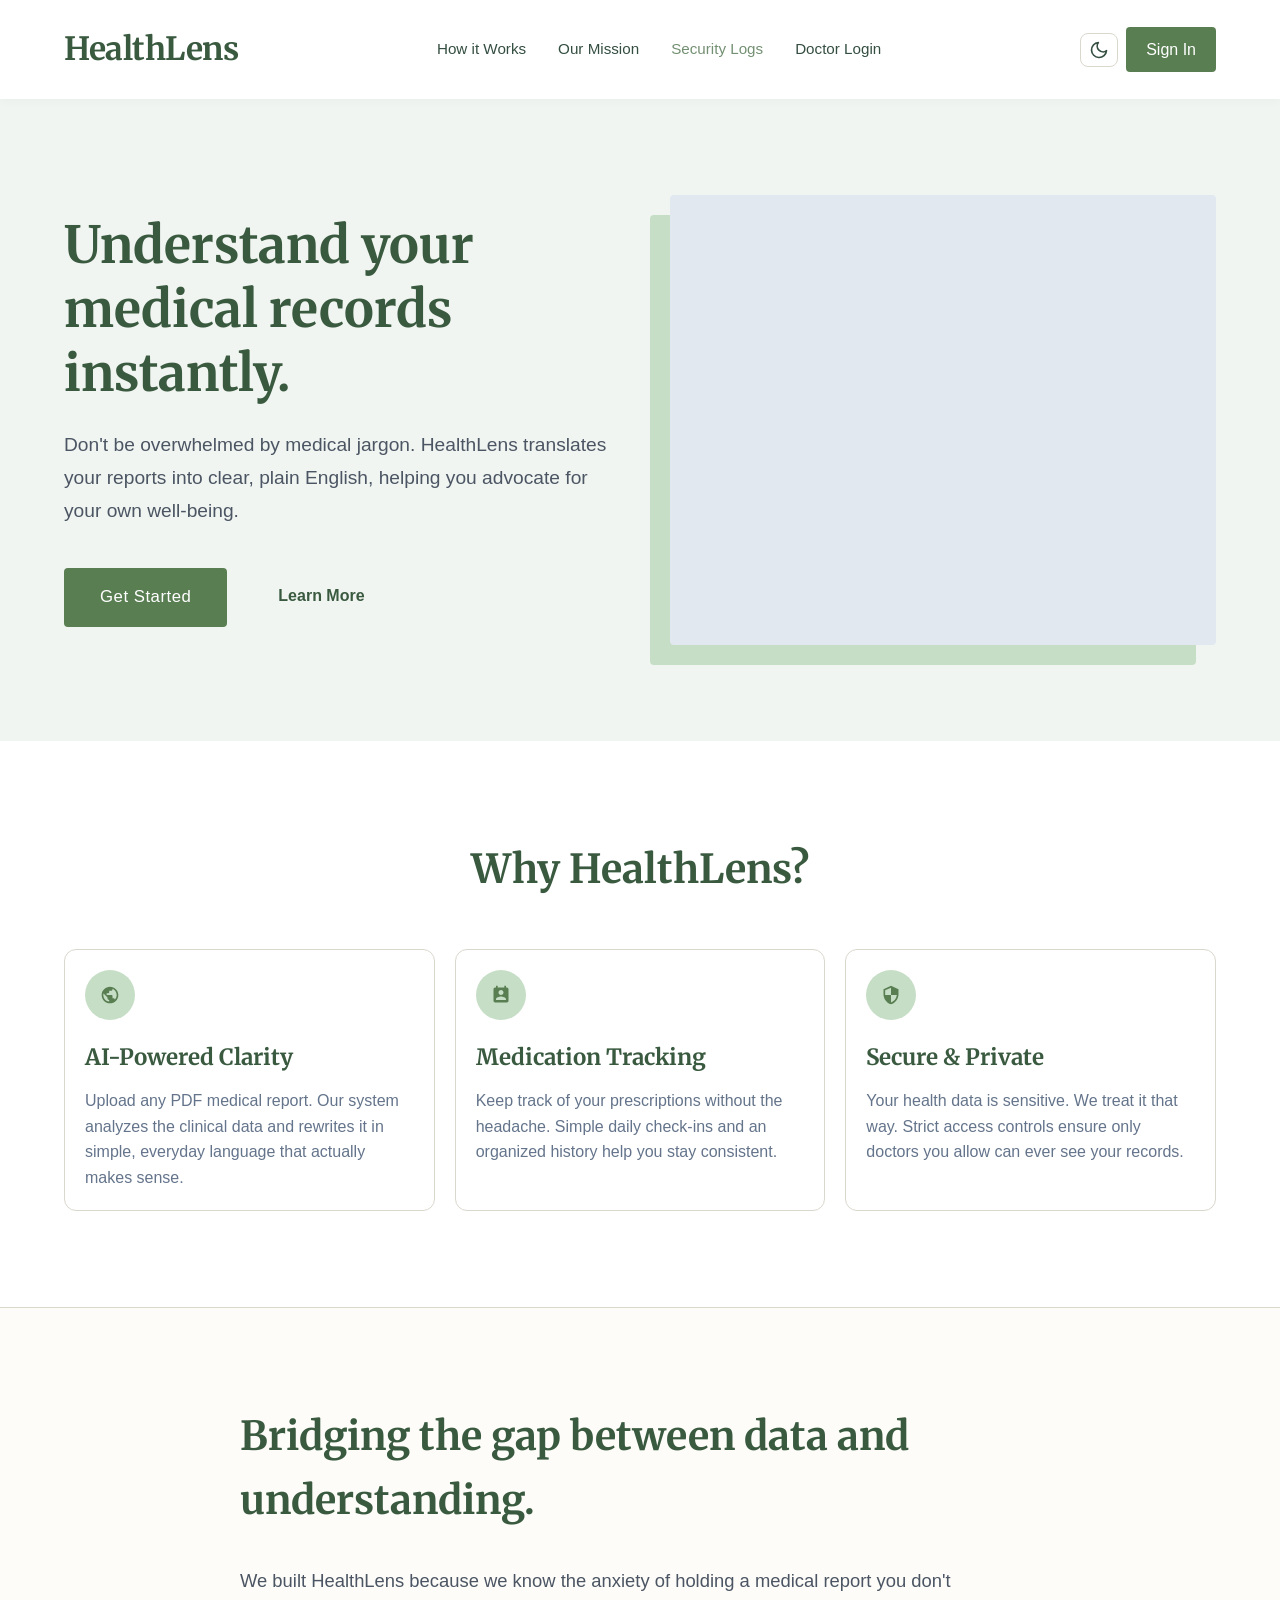
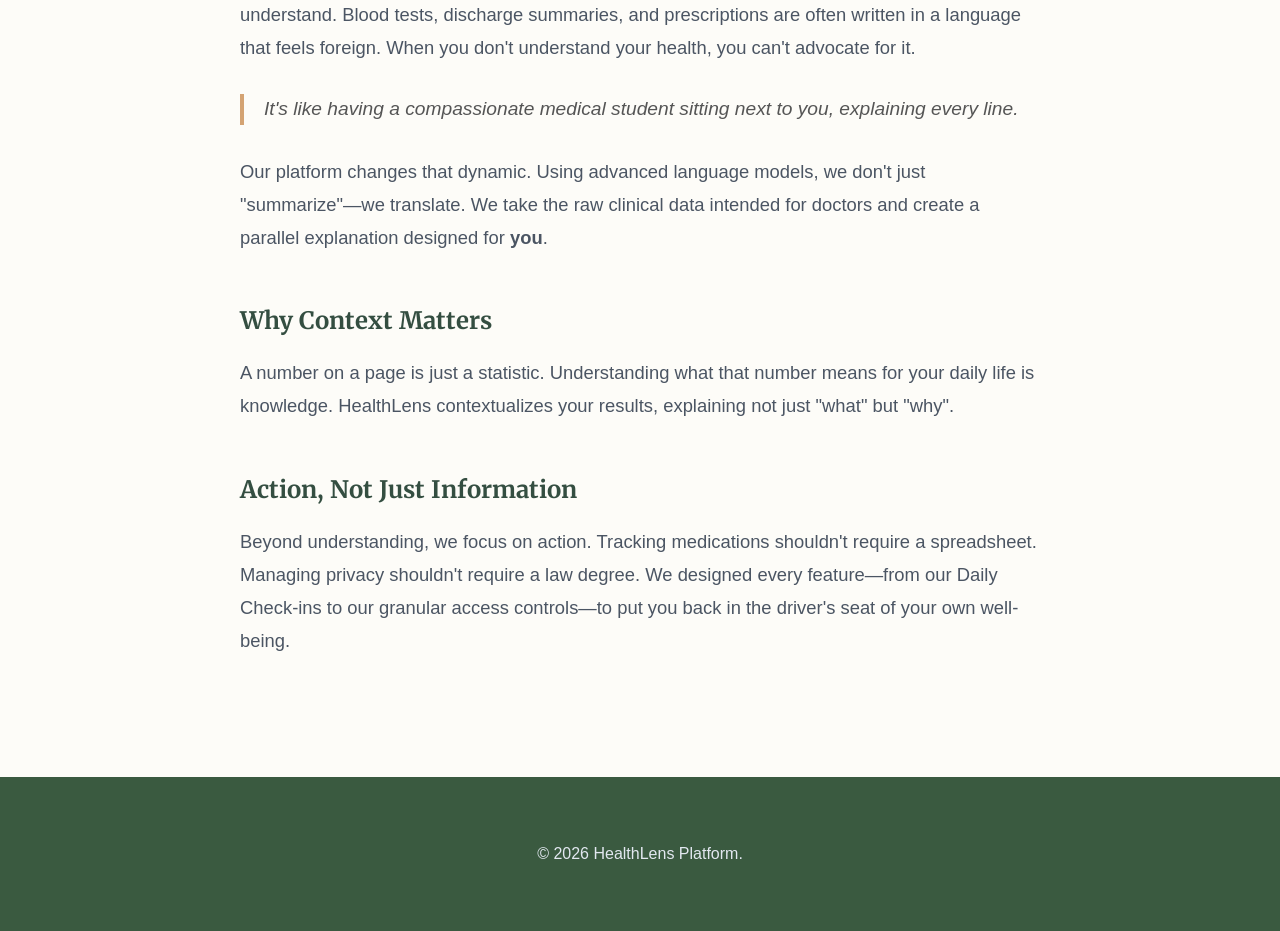
<file: public/index.html>
<!DOCTYPE html>
<html lang="en">

<head>
    <meta charset="UTF-8" />
    <meta name="viewport" content="width=device-width, initial-scale=1.0" />
    <title>HealthLens - Medical Clarity</title>
    <link rel="stylesheet" href="css/global.css" />
    <!-- Simple Favicon (No emoji) -->
    <link rel="icon"
        href="data:image/svg+xml,<svg xmlns=%22http://www.w3.org/2000/svg%22 viewBox=%220 0 100 100%22><circle cx=%2250%22 cy=%2250%22 r=%2240%22 fill=%22%23597e52%22/></svg>">
    <link rel="preconnect" href="https://fonts.googleapis.com">
    <link rel="preconnect" href="https://fonts.gstatic.com" crossorigin>
    <link
        href="https://fonts.googleapis.com/css2?family=Merriweather:ital,wght@0,300;0,400;0,700;1,300&family=Work+Sans:wght@300;400;500;600&display=swap"
        rel="stylesheet">
    <style>
        /* Landing Page Specific Overrides */
        body {
            display: block;
            /* Override flex centered body */
            background: var(--bg-card);
            min-height: 100vh;
            display: flex;
            flex-direction: column;
        }

        /* --- Navbar --- */
        nav {
            padding: 1.5rem 5%;
            display: flex;
            justify-content: space-between;
            align-items: center;
            background: var(--bg-card);
            position: sticky;
            top: 0;
            z-index: 100;
            box-shadow: 0 2px 10px rgba(0, 0, 0, 0.03);
        }

        .logo {
            font-family: 'Merriweather', serif;
            font-weight: 700;
            font-size: 2rem;
            color: var(--primary-dark);
            text-decoration: none;
            display: flex;
            align-items: center;
            gap: 10px;
            letter-spacing: -0.5px;
        }

        .nav-links {
            display: flex;
            gap: 2rem;
        }

        .nav-links a {
            color: var(--text-main);
            font-weight: 500;
            transition: color 0.2s;
            font-size: 0.95rem;
        }

        .nav-links a:hover {
            color: var(--primary);
        }

        /* --- Hero Section --- */
        .hero {
            background-color: var(--bg-sidebar);
            padding: 6rem 5%;
            display: flex;
            align-items: center;
            justify-content: space-between;
            gap: 60px;
        }

        .hero-text {
            flex: 1;
            max-width: 650px;
        }

        .hero h1 {
            font-family: 'Merriweather', serif;
            font-size: 3.2rem;
            line-height: 1.25;
            color: var(--primary-dark);
            margin-bottom: 1.5rem;
            font-weight: 700;
        }

        .hero p {
            font-size: 1.2rem;
            color: var(--patient-report-text);
            margin-bottom: 2.5rem;
            line-height: 1.7;
            font-weight: 400;
        }

        .hero-image {
            flex: 1;
            text-align: right;
            position: relative;
        }

        /* Abstract Medical Shape SVG if no image */
        .hero-placeholder {
            width: 100%;
            height: 450px;
            background: var(--btn-sec-bg);
            border-radius: 4px;
            /* Placeholder for a real image */
            background-image: url('https://images.unsplash.com/photo-1579684385127-1ef15d508118?ixlib=rb-1.2.1&auto=format&fit=crop&w=1200&q=80');
            background-size: cover;
            background-position: center;
            box-shadow: -20px 20px 0 var(--primary-light);
        }

        /* --- Buttons --- */
        .btn-large {
            padding: 16px 36px;
            font-size: 1.05rem;
            border-radius: 4px;
            text-decoration: none;
            display: inline-block;
            letter-spacing: 0.5px;
        }

        .learn-more {
            padding: 16px 36px;
            color: var(--primary-dark);
            font-weight: 600;
            text-decoration: none;
            border-bottom: 2px solid transparent;
            transition: all 0.2s;
        }

        .learn-more:hover {
            border-bottom-color: var(--primary-dark);
        }

        /* --- Features Section --- */
        .features {
            padding: 6rem 5%;
            background: var(--bg-card);
            text-align: center;
        }

        .features h2 {
            font-family: 'Merriweather', serif;
            color: var(--primary-dark);
            font-size: 2.5rem;
            margin-bottom: 3rem;
        }

        .grid {
            display: grid;
            grid-template-columns: repeat(auto-fit, minmax(280px, 1fr));
            gap: 20px;
            max-width: 1200px;
            margin: 0 auto;
        }

        .feature-card {
            background: var(--bg-card);
            padding: 20px;
            border-radius: 12px;
            text-align: left;
            border: 1px solid var(--border-light);
            transition: all 0.3s ease;
        }

        .feature-card:hover {
            transform: translateY(-5px);
            box-shadow: 0 10px 30px rgba(0, 0, 0, 0.05);
            border-color: var(--primary-light);
        }

        .icon {
            width: 50px;
            height: 50px;
            margin-bottom: 20px;
            display: inline-block;
            background: var(--primary-light);
            padding: 15px;
            border-radius: 50%;
            color: var(--primary);
        }

        .icon svg {
            width: 100%;
            height: 100%;
            fill: currentColor;
        }

        .feature-card h3 {
            font-family: 'Merriweather', serif;
            font-size: 1.4rem;
            margin-bottom: 12px;
            color: var(--primary-dark);
        }

        .feature-card p {
            color: var(--text-secondary);
            line-height: 1.6;
        }

        /* --- Mission / Deep Dive Section --- */
        .mission {
            padding: 6rem 5%;
            background: var(--bg-body);
            /* Warm off-white */
            border-top: 1px solid var(--border-light);
        }

        .mission-content {
            max-width: 800px;
            margin: 0 auto;
        }

        .mission h2 {
            font-family: 'Merriweather', serif;
            font-size: 2.5rem;
            color: var(--primary-dark);
            margin-bottom: 2rem;
        }

        .mission h3 {
            font-family: 'Merriweather', serif;
            font-size: 1.5rem;
            color: var(--text-main);
            margin-top: 3rem;
            margin-bottom: 1rem;
        }

        .mission p {
            font-size: 1.15rem;
            line-height: 1.8;
            color: var(--patient-report-text);
            margin-bottom: 1.5rem;
        }

        .mission-highlight {
            border-left: 4px solid var(--secondary);
            padding-left: 20px;
            margin: 30px 0;
            font-style: italic;
            color: var(--text-soft);
            font-size: 1.2rem;
        }

        /* --- Footer --- */
        footer {
            background: var(--primary-dark);
            color: #e2e8f0;
            padding: 4rem 5%;
            margin-top: auto;
            text-align: center;
        }

        footer a {
            color: var(--secondary);
            opacity: 0.9;
            transition: opacity 0.2s;
        }

        footer a:hover {
            opacity: 1;
        }

        /* --- Hamburger Menu --- */
        #menuToggle {
            display: none;
            background: none;
            border: 1px solid var(--border-light);
            border-radius: 8px;
            padding: 8px;
            color: var(--text-main);
            z-index: 101;
        }

        #menuToggle svg {
            width: 24px;
            height: 24px;
            stroke: currentColor;
        }

        @media (max-width: 768px) {
            nav {
                padding: 1rem 5%;
            }

            #menuToggle {
                display: block;
            }

            .nav-links {
                display: none;
                position: absolute;
                top: 100%;
                left: 0;
                right: 0;
                background: var(--bg-card);
                flex-direction: column;
                padding: 2rem;
                gap: 1.5rem;
                border-bottom: 1px solid var(--border-light);
                box-shadow: 0 10px 15px rgba(0, 0, 0, 0.05);
            }

            .nav-links.active {
                display: flex;
            }

            .hero {
                flex-direction: column;
                text-align: center;
                padding: 4rem 5%;
                gap: 30px;
            }

            .hero h1 {
                font-size: 2.2rem;
            }

            .hero p {
                font-size: 1.1rem;
            }

            .hero-placeholder {
                height: 300px;
            }

            .mission {
                padding: 4rem 5%;
            }

            .features h2, .mission h2 {
                font-size: 2rem;
            }
        }
    </style>
</head>

<body>


    <!-- NAV -->
    <nav>
        <a href="#" class="logo">HealthLens</a>
        <div class="nav-links">
            <a href="#how-it-works">How it Works</a>
            <a href="#mission">Our Mission</a>
            <a href="pages/audit.html" style="color:var(--text-muted);">Security Logs</a>
            <a href="login.html?role=doctor">Doctor Login</a>
        </div>
        <div style="display:flex; align-items:center; gap:8px;">
            <button id="themeToggle" style="background:none; border:1px solid var(--border-light); border-radius:8px; padding:6px 8px; cursor:pointer; display:flex; align-items:center; color:var(--text-main);"></button>
            <a href="login.html?role=patient" class="btn-primary hide-xs"
                style="padding:10px 20px; border-radius:4px; text-decoration:none;">Sign In</a>
            <button id="menuToggle">
                <svg viewBox="0 0 24 24" fill="none" stroke-width="2"><line x1="3" y1="12" x2="21" y2="12"></line><line x1="3" y1="6" x2="21" y2="6"></line><line x1="3" y1="18" x2="21" y2="18"></line></svg>
            </button>
        </div>
    </nav>

    <!-- HERO -->
    <section class="hero">
        <div class="hero-text">
            <h1>Understand your medical records instantly.</h1>
            <p>Don't be overwhelmed by medical jargon. HealthLens translates your reports into clear, plain English,
                helping you advocate for your own well-being.</p>
            <div style="display: flex; gap: 15px; align-items: center; flex-wrap: wrap;">
                <a href="login.html?role=patient" class="btn-primary btn-large">Get Started</a>
                <a href="#mission" class="learn-more">Learn More</a>
            </div>
        </div>
        <div class="hero-image">
            <div class="hero-placeholder"></div>
        </div>
    </section>

    <!-- FEATURES -->
    <section class="features" id="how-it-works">
        <h2>Why HealthLens?</h2>
        <div class="grid">
            <div class="feature-card">
                <div class="icon">
                    <svg viewBox="0 0 24 24">
                        <path
                            d="M12 2C6.48 2 2 6.48 2 12s4.48 10 10 10 10-4.48 10-10S17.52 2 12 2zm-1 17.93c-3.95-.49-7-3.85-7-7.93 0-.62.08-1.21.21-1.79L9 15v1c0 1.1.9 2 2 2v1.93zm6.9-2.54c-.26-.81-1-1.39-1.9-1.39h-1v-3c0-.55-.45-1-1-1H8v-2h2c.55 0 1-.45 1-1V7h2c1.1 0 2-.9 2-2v-.41c2.93 1.19 5 4.06 5 7.41 0 2.08-.8 3.97-2.1 5.39z" />
                    </svg>
                </div>
                <h3>AI-Powered Clarity</h3>
                <p>Upload any PDF medical report. Our system analyzes the clinical data and rewrites it in simple,
                    everyday language that actually makes sense.</p>
            </div>
            <div class="feature-card">
                <div class="icon">
                    <svg viewBox="0 0 24 24">
                        <path
                            d="M19 3h-1V1h-2v2H8V1H6v2H5c-1.11 0-2 .9-2 2v14c0 1.1.89 2 2 2h14c1.1 0 2-.9 2-2V5c0-1.1-.9-2-2-2zm-7 3c1.66 0 3 1.34 3 3s-1.34 3-3 3-3-1.34-3-3 1.34-3 3-3zm6 12H6v-1c0-2 4-3.1 6-3.1s6 1.1 6 3.1v1z" />
                    </svg>
                </div>
                <h3>Medication Tracking</h3>
                <p>Keep track of your prescriptions without the headache. Simple daily check-ins and an organized
                    history help you stay consistent.</p>
            </div>
            <div class="feature-card">
                <div class="icon">
                    <svg viewBox="0 0 24 24">
                        <path
                            d="M12 1L3 5v6c0 5.55 3.84 10.74 9 12 5.16-1.26 9-6.45 9-12V5l-9-4zm0 10.99h7c-.53 4.12-3.28 7.79-7 8.94V12H5V6.3l7-3.11v8.8z" />
                    </svg>
                </div>
                <h3>Secure & Private</h3>
                <p>Your health data is sensitive. We treat it that way. Strict access controls ensure only doctors you
                    allow can ever see your records.</p>
            </div>
        </div>
    </section>

    <!-- MISSION / DEEP DIVE -->
    <section class="mission" id="mission">
        <div class="mission-content">
            <h2>Bridging the gap between data and understanding.</h2>

            <p>We built HealthLens because we know the anxiety of holding a medical report you don't understand. Blood
                tests, discharge summaries, and prescriptions are often written in a language that feels foreign. When
                you don't understand your health, you can't advocate for it.</p>

            <div class="mission-highlight">
                It's like having a compassionate medical student sitting next to you, explaining every line.
            </div>

            <p>Our platform changes that dynamic. Using advanced language models, we don't just "summarize"—we
                translate. We take the raw clinical data intended for doctors and create a parallel explanation designed
                for <strong>you</strong>.</p>

            <h3>Why Context Matters</h3>
            <p>A number on a page is just a statistic. Understanding what that number means for your daily life is
                knowledge. HealthLens contextualizes your results, explaining not just "what" but "why".</p>

            <h3>Action, Not Just Information</h3>
            <p>Beyond understanding, we focus on action. Tracking medications shouldn't require a spreadsheet. Managing
                privacy shouldn't require a law degree. We designed every feature—from our Daily Check-ins to our
                granular access controls—to put you back in the driver's seat of your own well-being.</p>
        </div>
    </section>

    <!-- FOOTER -->
    <footer>
        <p>&copy; 2026 HealthLens Platform.</p>
    </footer>

    <script src="js/theme.js"></script>
</body>

</html>
</file>
<file: public/css/global.css>
:root {
    /* Primary / Action */
    --primary: #597e52;
    /* Sage Green - Calm, Medical */
    --primary-dark: #3a5a40;
    --primary-light: #c6dec6;

    /* Secondary / Accents */
    --secondary: #d4a373;
    /* Warm Earth/Sand */
    --accent: #f4d35e;
    /* Muted Gold */

    /* Backgrounds */
    --bg-body: #fdfcf8;
    /* Very Soft Cream/Beige */
    --bg-card: #ffffff;
    /* Pure White */
    --bg-sidebar: #f1f5f1;
    /* Very Light Sage Mist */

    /* Text */
    --text-main: #344e41;
    /* Deep Forest Green (readable black alternative) */
    --text-muted: #739072;
    /* Soft Greenish Gray */
    --text-light: #e6ebe6;

    /* Borders */
    --border-light: #dad7cd;

    /* Semantic UI Elements */
    --input-bg: #fafaf9;
    --input-focus-bg: #ffffff;
    --header-report-bg: #f8fafc;
    --header-report-hover: #f1f5f9;
    --header-report-open: #f0fdf4;
    --btn-del-bg: #fee2e2;
    --btn-del-color: #991b1b;
    --btn-del-hover: #fecaca;
    --btn-sec-bg: #e2e8f0;
    --btn-sec-hover: #cbd5e1;
    --btn-deny-bg: #ffffff;
    --btn-deny-color: #ef4444;
    --patient-report-bg: linear-gradient(to right, #ffffff, #fafdfa);
    --patient-report-text: #4b5563;
    --danger-color: #ef4444;
    --text-secondary: #64748b;
    --text-soft: #555555;
    --text-softer: #666666;
    --text-placeholder: #888888;
    --chat-window-bg: rgba(255, 255, 255, 0.98);
    --chat-bot-text: #334155;
}

[data-theme="dark"] {
    --bg-body: #121212;
    --bg-card: #1f1f1f;
    --bg-sidebar: #181c18;
    --text-main: #e0e6ed;
    --text-muted: #94a3b8;
    --border-light: #334155;
    /* Primary dims slightly to reduce neon eye strain in dark mode */
    --primary: #4f7348;

    /* Semantic UI Elements (Dark Mode Overrides) */
    --input-bg: #2d3748;
    --input-focus-bg: #1f2937;
    --header-report-bg: #1e293b;
    --header-report-hover: #334155;
    --header-report-open: #2e3d36;
    --btn-del-bg: #451a1a;
    --btn-del-color: #fca5a5;
    --btn-del-hover: #7f1d1d;
    --btn-sec-bg: #334155;
    --btn-sec-hover: #475569;
    --btn-deny-bg: transparent;
    --btn-deny-color: #f87171;
    --patient-report-bg: linear-gradient(to right, #1f1f1f, #1a1a1a);
    --patient-report-text: #cbd5e1;
    --danger-color: #fca5a5;
    --text-secondary: #94a3b8;
    --text-soft: #cbd5e1;
    --text-softer: #94a3b8;
    --text-placeholder: #64748b;
    --chat-window-bg: rgba(31, 31, 31, 0.98);
    --chat-bot-text: #e2e8f0;
}

* {
    margin: 0;
    padding: 0;
    box-sizing: border-box;
    font-family: 'Segoe UI', Inter, Roboto, sans-serif;
}

body {
    background-color: var(--bg-body);
    color: var(--text-main);
    line-height: 1.6;
}

a {
    text-decoration: none;
    color: inherit;
}

button {
    cursor: pointer;
    transition: all 0.2s;
    font-weight: 600;
}

/* Global Transitions */
* {
    transition: background-color 0.2s, border-color 0.2s, color 0.2s, box-shadow 0.2s;
}

/* Common Card Style */
.card-medical {
    background: var(--bg-card);
    border: 1px solid var(--border-light);
    border-radius: 12px;
    padding: 20px;
    box-shadow: 0 4px 6px rgba(58, 90, 64, 0.05);
    transition: transform 0.2s cubic-bezier(0.2, 0.8, 0.2, 1), box-shadow 0.2s ease;
}

.card-medical:hover {
    transform: translateY(-3px);
    box-shadow: 0 12px 24px rgba(58, 90, 64, 0.12);
}

/* Common Buttons */
.btn-primary {
    background: var(--primary);
    color: white;
    border: none;
    padding: 10px 20px;
    border-radius: 8px;
    transition: transform 0.1s ease, background 0.2s, box-shadow 0.2s;
}

.btn-primary:hover {
    background: var(--primary-dark);
    transform: scale(1.02);
    box-shadow: 0 4px 12px rgba(89, 126, 82, 0.3);
}

.btn-primary:active {
    transform: scale(0.98);
}

/* --- Responsive Utilities --- */
@media (max-width: 768px) {
    .container-fluid {
        padding-left: 1rem;
        padding-right: 1rem;
    }
    
    h1 { font-size: 2.2rem !important; }
    h2 { font-size: 1.8rem !important; }
    h3 { font-size: 1.4rem !important; }
}

@media (max-width: 480px) {
    .hide-xs { display: none !important; }
    .full-width-xs { width: 100% !important; }
}
</file>
